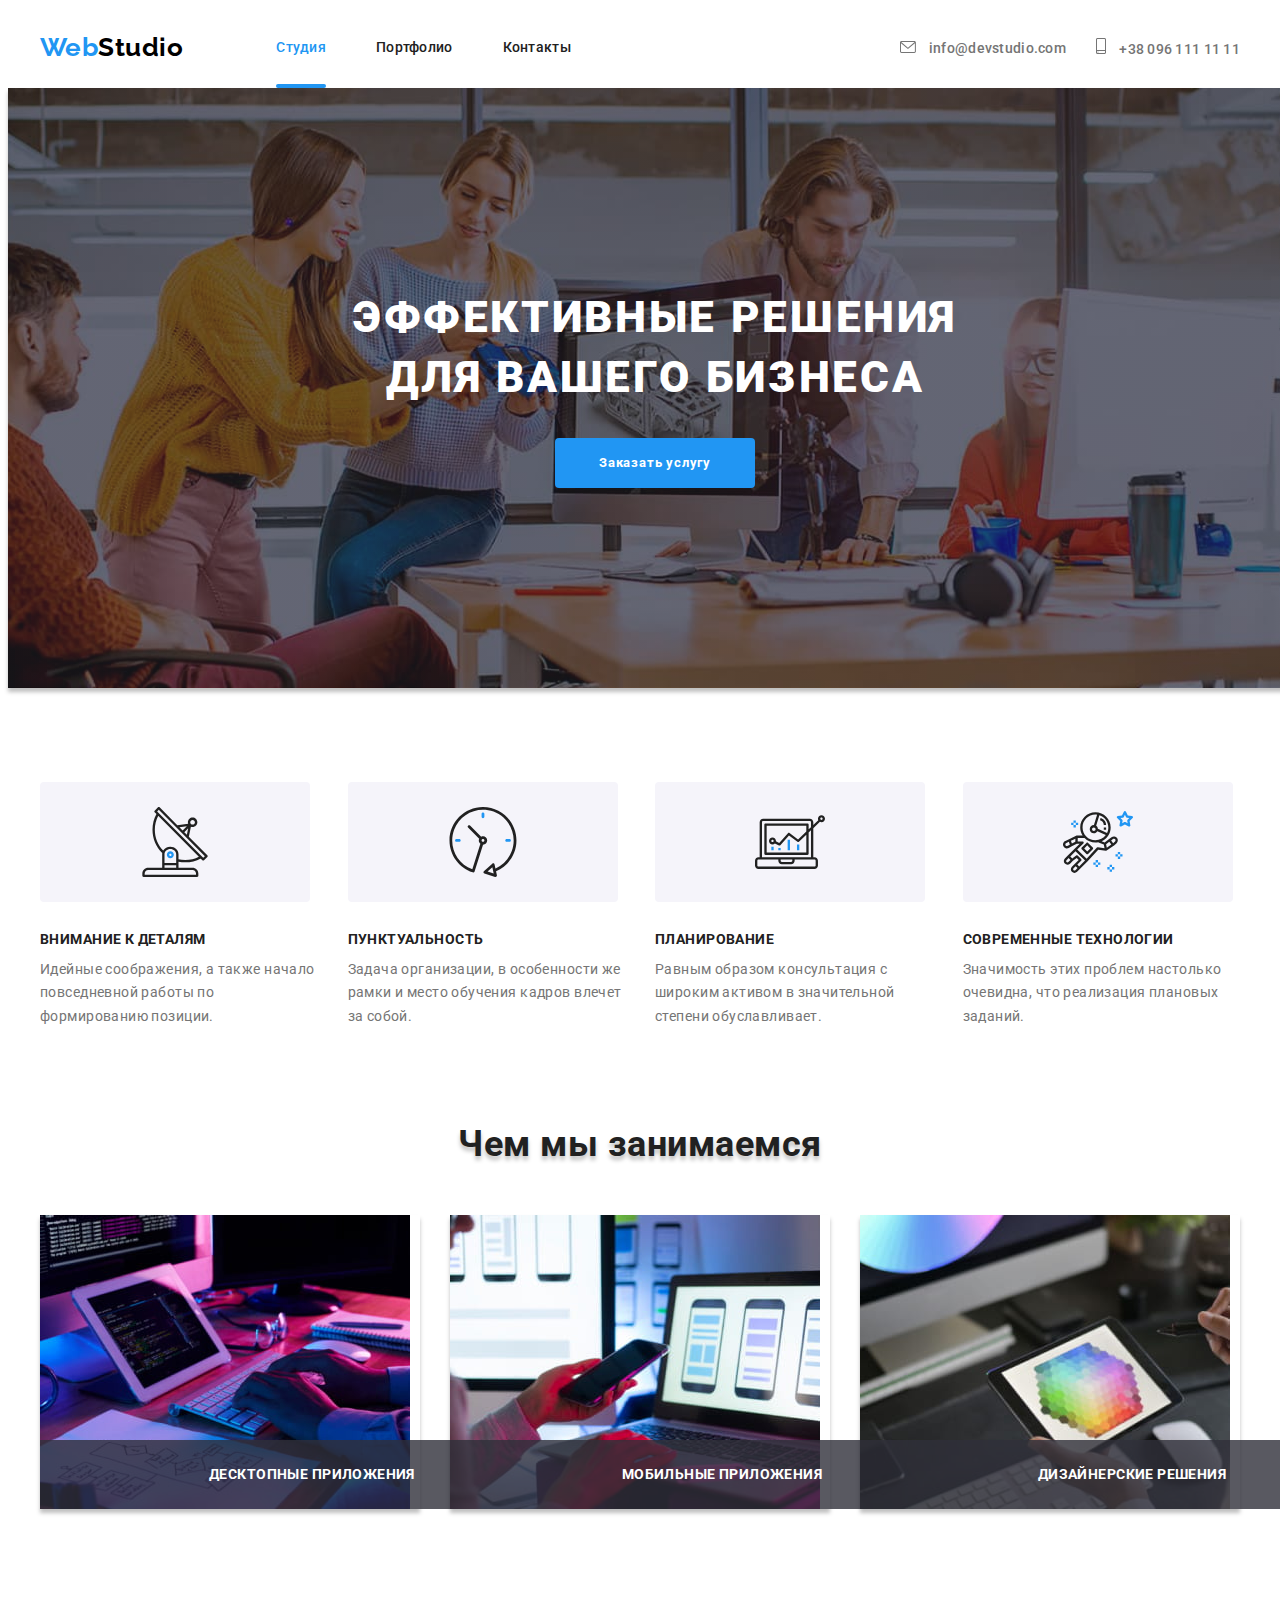
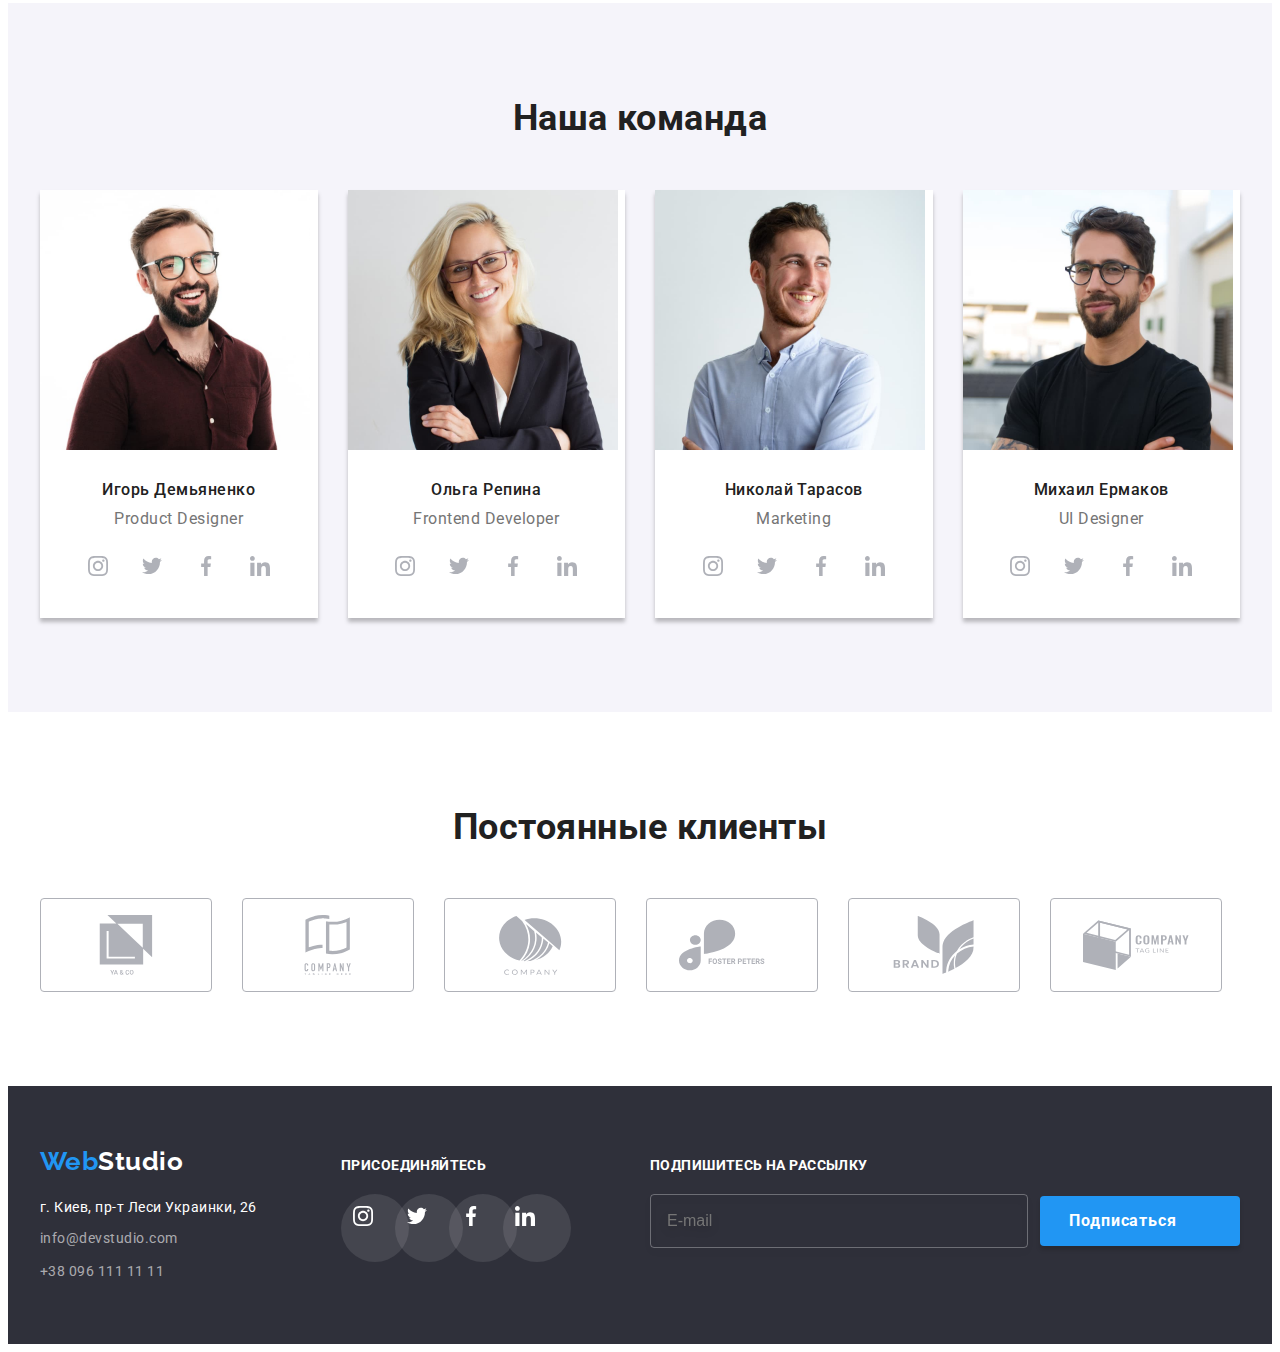
<file: index.html>
<!DOCTYPE html>
<html lang="ru">
  <head>
    <meta charset="UTF-8" />
    <meta http-equiv="X-UA-Compatible" content="IE=edge" />
    <meta name="viewport" content="width=device-width, initial-scale=1.0" />
    <title lang="uk">Студія</title>
    <link
      href="https://fonts.googleapis.com/css2?family=Raleway:wght@700&family=Roboto:wght@400;500;700;900&display=swap"
      rel="stylesheet"
    />
    <link
      rel="stylesheet"
      href="https://cdnjs.cloudflare.com/ajax/libs/modern-normalize/1.1.0/modern-normalize.min.css"
      integrity="sha512-wpPYUAdjBVSE4KJnH1VR1HeZfpl1ub8YT/NKx4PuQ5NmX2tKuGu6U/JRp5y+Y8XG2tV+wKQpNHVUX03MfMFn9Q=="
      crossorigin="anonymous"
      referrerpolicy="no-referrer"
    />
    <link rel="stylesheet" href="./css/styles.css" />
  </head>

  <body>
    <header class="page-header">
      <div class="container">
        <nav class="nav-header">
          <a href="./index.html" class="text-logo"><span>Web</span>Studio</a>
          <ul class="site-nav list">
            <li class="item"><a class="link current" href="./index.html">Студия</a></li>
            <li class="item"><a class="link" href="./portfolio.html">Портфолио</a></li>
            <li class="item"><a class="link" href="#Contacts">Контакты</a></li>
          </ul>
        </nav>
        <ul class="site-cont list">
          <li class="item">
            <a class="link-cont" href="mailto:info@devstudio.com">
              <svg class="icon-email">
                <use href="./images/icons.svg/sprite.svg#icon-mail"></use>
              </svg>
              info@devstudio.com
            </a>
          </li>
          <li class="item">
            <a class="link-cont" href="tel:+380961111111">
              <svg class="icon-phone">
                <use href="./images/icons.svg/sprite.svg#icon-phone"></use>
              </svg>
              +38 096 111 11 11
            </a>
          </li>
        </ul>
      </div>
    </header>
    <main>
      <div class="overlay">
        <section class="hero">
          <h1 class="hero-title">Эффективные решения для вашего бизнеса</h1>
          <button class="btn div" type="button" data-modal-open>Заказать услугу</button>
        </section>
      </div>
      <section class="section">
        <div class="container-portfolio">
          <h2 class="section-title visually-hidden" aria-hidden="true" tabindex="-1">
            Особенности
          </h2>
          <ul class="items list">
            <li class="item-text">
              <div class="icon-item">
                <svg class="icon">
                  <use href="./images/icons.svg/sprite.svg#icon-antenna"></use>
                </svg>
              </div>
              <h3 class="title-item">Внимание к деталям</h3>
              <p class="text">
                Идейные соображения, а также начало повседневной работы по формированию позиции.
              </p>
            </li>
            <li class="item-text">
              <div class="icon-item">
                <svg class="icon" width="70" height="70">
                  <use href="./images/icons.svg/sprite.svg#icon-clock"></use>
                </svg>
              </div>
              <h3 class="title-item">Пунктуальность</h3>
              <p class="text">
                Задача организации, в особенности же рамки и место обучения кадров влечет за собой.
              </p>
            </li>
            <li class="item-text">
              <div class="icon-item">
                <svg class="icon" width="70" height="70">
                  <use href="./images/icons.svg/sprite.svg#icon-diagram"></use>
                </svg>
              </div>
              <h3 class="title-item">Планирование</h3>
              <p class="text">
                Равным образом консультация с широким активом в значительной степени обуславливает.
              </p>
            </li>
            <li class="item-text">
              <div class="icon-item">
                <svg class="icon" width="70" height="70">
                  <use href="./images/icons.svg/sprite.svg#icon-astronaut"></use>
                </svg>
              </div>
              <h3 class="title-item">Современные технологии</h3>
              <p class="text">
                Значимость этих проблем настолько очевидна, что реализация плановых заданий.
              </p>
            </li>
          </ul>
        </div>
      </section>
      <section class="section no-padding">
        <div class="container-portfolio">
          <h2 class="section-title shadow">Чем мы занимаемся</h2>
          <ul class="items list">
            <li class="box">
              <img src="./images/box1.jpg" width="370" height="294" alt="Создание макета" />
              <p class="box-actions-text">Десктопные приложения</p>
            </li>
            <li class="box">
              <img src="./images/box2.jpg" width="370" height="294" alt="Разработка" />
              <!-- <div class="box-actions"> -->
              <p class="box-actions-text">Мобильные приложения</p>
              <!-- </div> -->
            </li>
            <li class="box">
              <img src="./images/box3.jpg" width="370" height="294" alt="Дизайн" />
              <!-- <div class="box-actions"> -->
              <p class="box-actions-text">Дизайнерские решения</p>
              <!-- </div> -->
            </li>
          </ul>
        </div>
      </section>
      <section class="section-team section">
        <div class="container-portfolio">
          <h2 class="section-title">Наша команда</h2>
          <ul class="team list">
            <li class="team-item">
              <div class="content">
                <img src="./images/img1.jpg" width="270" height="260" alt="Игорь Демьяненко" />
                <div class="content-text">
                  <h3 class="title-team">Игорь Демьяненко</h3>
                  <p class="text-team">Product Designer</p>
                  <ul class="social-list list">
                    <li class="social-item">
                      <a class="social-link" href="#">
                        <svg
                          class="social-icon"
                          width="20"
                          height="20"
                          aria-label="Перейти в Instagram"
                        >
                          <use href="./images/icons.svg/sprite.svg#icon-instagram"></use>
                        </svg>
                      </a>
                    </li>
                    <li class="social-item">
                      <a class="social-link" href="#">
                        <svg
                          class="social-icon"
                          width="20"
                          height="20"
                          aria-label="Перейти в Twitter"
                        >
                          <use href="./images/icons.svg/sprite.svg#icon-twitter1"></use>
                        </svg>
                      </a>
                    </li>
                    <li class="social-item">
                      <a class="social-link" href="#">
                        <svg
                          class="social-icon"
                          width="20"
                          height="20"
                          aria-label="Перейти в Facebook"
                        >
                          <use href="./images/icons.svg/sprite.svg#icon-facebook"></use>
                        </svg>
                      </a>
                    </li>
                    <li class="social-item">
                      <a class="social-link" href="#">
                        <svg
                          class="social-icon"
                          width="20"
                          height="20"
                          aria-label="Перейти в Linkedin"
                        >
                          <use href="./images/icons.svg/sprite.svg#icon-linkedin"></use>
                        </svg>
                      </a>
                    </li>
                  </ul>
                </div>
              </div>
            </li>
            <li class="team-item">
              <div class="content">
                <img src="./images/img2.jpg" width="270" height="260" alt="Ольга Репина" />
                <div class="content-text">
                  <h3 class="title-team">Ольга Репина</h3>
                  <p class="text-team">Frontend Developer</p>
                  <ul class="social-list list">
                    <li class="social-item">
                      <a class="social-link" href="#">
                        <svg
                          class="social-icon"
                          width="20"
                          height="20"
                          aria-label="Перейти в Instagram"
                        >
                          <use href="./images/icons.svg/sprite.svg#icon-instagram"></use>
                        </svg>
                      </a>
                    </li>
                    <li class="social-item">
                      <a class="social-link" href="#">
                        <svg
                          class="social-icon"
                          width="20"
                          height="20"
                          aria-label="Перейти в Twitter"
                        >
                          <use href="./images/icons.svg/sprite.svg#icon-twitter"></use>
                        </svg>
                      </a>
                    </li>
                    <li class="social-item">
                      <a class="social-link" href="#">
                        <svg
                          class="social-icon"
                          width="20"
                          height="20"
                          aria-label="Перейти в Facebook"
                        >
                          <use href="./images/icons.svg/sprite.svg#icon-facebook"></use>
                        </svg>
                      </a>
                    </li>
                    <li class="social-item">
                      <a class="social-link" href="#">
                        <svg
                          class="social-icon"
                          width="20"
                          height="20"
                          aria-label="Перейти в Linkedin"
                        >
                          <use href="./images/icons.svg/sprite.svg#icon-linkedin"></use>
                        </svg>
                      </a>
                    </li>
                  </ul>
                </div>
              </div>
            </li>
            <li class="team-item">
              <div class="content">
                <img src="./images/img3.jpg" width="270" height="260" alt="Николай Тарасов" />
                <div class="content-text">
                  <h3 class="title-team">Николай Тарасов</h3>
                  <p class="text-team">Marketing</p>
                  <ul class="social-list list">
                    <li class="social-item">
                      <a class="social-link" href="#">
                        <svg
                          class="social-icon"
                          width="20"
                          height="20"
                          aria-label="Перейти в Instagram"
                        >
                          <use href="./images/icons.svg/sprite.svg#icon-instagram"></use>
                        </svg>
                      </a>
                    </li>
                    <li class="social-item">
                      <a class="social-link" href="#">
                        <svg
                          class="social-icon"
                          width="20"
                          height="20"
                          aria-label="Перейти в Twitter"
                        >
                          <use href="./images/icons.svg/sprite.svg#icon-twitter"></use>
                        </svg>
                      </a>
                    </li>
                    <li class="social-item">
                      <a class="social-link" href="#">
                        <svg
                          class="social-icon"
                          width="20"
                          height="20"
                          aria-label="Перейти в Facebook"
                        >
                          <use href="./images/icons.svg/sprite.svg#icon-facebook"></use>
                        </svg>
                      </a>
                    </li>
                    <li class="social-item">
                      <a class="social-link" href="#">
                        <svg
                          class="social-icon"
                          width="20"
                          height="20"
                          aria-label="Перейти в Linkedin"
                        >
                          <use href="./images/icons.svg/sprite.svg#icon-linkedin"></use>
                        </svg>
                      </a>
                    </li>
                  </ul>
                </div>
              </div>
            </li>
            <li class="team-item">
              <div class="content">
                <img src="./images/img4.jpg" width="270" height="260" alt="Михаил Ермаков" />
                <div class="content-text">
                  <h3 class="title-team">Михаил Ермаков</h3>
                  <p class="text-team">UI Designer</p>
                  <ul class="social-list list">
                    <li class="social-item">
                      <a class="social-link" href="#">
                        <svg
                          class="social-icon"
                          width="20"
                          height="20"
                          aria-label="Перейти в Instagram"
                        >
                          <use href="./images/icons.svg/sprite.svg#icon-instagram"></use>
                        </svg>
                      </a>
                    </li>
                    <li class="social-item">
                      <a class="social-link" href="#">
                        <svg
                          class="social-icon"
                          width="20"
                          height="20"
                          aria-label="Перейти в Twitter"
                        >
                          <use href="./images/icons.svg/sprite.svg#icon-twitter"></use>
                        </svg>
                      </a>
                    </li>
                    <li class="social-item">
                      <a class="social-link" href="#">
                        <svg
                          class="social-icon"
                          width="20"
                          height="20"
                          aria-label="Перейти в Facebook"
                        >
                          <use href="./images/icons.svg/sprite.svg#icon-facebook"></use>
                        </svg>
                      </a>
                    </li>
                    <li class="social-item">
                      <a class="social-link" href="#">
                        <svg
                          class="social-icon"
                          width="20"
                          height="20"
                          aria-label="Перейти в Linkedin"
                        >
                          <use href="./images/icons.svg/sprite.svg#icon-linkedin"></use>
                        </svg>
                      </a>
                    </li>
                  </ul>
                </div>
              </div>
            </li>
          </ul>
        </div>
      </section>
      <section class="section">
        <h2 class="section-title">Постоянные клиенты</h2>
        <div class="container-portfolio">
          <ul class="client-list list">
            <li class="client-item">
              <a class="client-link" href="#">
                <svg class="icon-logo" width="106" height="60">
                  <use href="./images/icons.svg/sprite.svg#icon-group7"></use>
                </svg>
              </a>
            </li>
            <li class="client-item">
              <a class="client-link" href="#">
                <svg class="icon-logo" width="106" height="60">
                  <use href="./images/icons.svg/sprite.svg#icon-group1"></use>
                </svg>
              </a>
            </li>
            <li class="client-item">
              <a class="client-link" href="#">
                <svg class="icon-logo" width="106" height="60">
                  <use href="./images/icons.svg/sprite.svg#icon-group2"></use>
                </svg>
              </a>
            </li>
            <li class="client-item">
              <a class="client-link" href="#">
                <svg class="icon-logo" width="106" height="60">
                  <use href="./images/icons.svg/sprite.svg#icon-group3"></use>
                </svg>
              </a>
            </li>
            <li class="client-item">
              <a class="client-link" href="#">
                <svg class="icon-logo" width="106" height="60">
                  <use href="./images/icons.svg/sprite.svg#icon-group4"></use>
                </svg>
              </a>
            </li>
            <li class="client-item">
              <a class="client-link" href="#">
                <svg class="icon-logo" width="106" height="60">
                  <use href="./images/icons.svg/sprite.svg#icon-group6"></use>
                </svg>
              </a>
            </li>
          </ul>
        </div>
      </section>
    </main>
    <footer class="footer">
      <div class="container-footer">
        <div>
          <a class="footer-logo" href="./index.html"><span>Web</span>Studio</a>
          <address class="address">
            <p class="footer-text">г. Киев, пр-т Леси Украинки, 26</p>
            <ul class="footer-list">
              <li class="footer-item">
                <a class="footer-link" href="mailto:info@devstudio.com">info@devstudio.com</a>
              </li>
              <li class="footer-item">
                <a class="footer-link" href="tel:+380961111111">+38 096 111 11 11</a>
              </li>
            </ul>
          </address>
        </div>
        <div class="cta">
          <strong class="strong">присоединяйтесь</strong>
          <ul class="social-list list">
            <li class="social-item">
              <a class="social-link" href="#">
                <svg class="social-icon" width="20" height="20" aria-label="Перейти в Instagram">
                  <use href="./images/icons.svg/sprite.svg#icon-instagram2"></use>
                </svg>
              </a>
            </li>
            <li class="social-item">
              <a class="social-link" href="#">
                <svg class="social-icon" width="20" height="20" aria-label="Перейти в Twitter">
                  <use href="./images/icons.svg/sprite.svg#icon-twitter1"></use>
                </svg>
              </a>
            </li>
            <li class="social-item">
              <a class="social-link" href="#">
                <svg class="social-icon" width="20" height="20" aria-label="Перейти в Facebook">
                  <use href="./images/icons.svg/sprite.svg#icon-facebook3"></use>
                </svg>
              </a>
            </li>
            <li class="social-item">
              <a class="social-link" href="#">
                <svg
                  class="social-icon icon-footer"
                  width="20"
                  height="20"
                  aria-label="Перейти в Linkedin"
                >
                  <use href="./images/icons.svg/sprite.svg#icon-linkedin1"></use>
                </svg>
              </a>
            </li>
          </ul>
        </div>
        <div class="form-sud">
          <strong class="strong">подпишитесь на рассылку</strong>
          <form class="footer-form">
            <label class="footer-label" for="mail">
              <input
                class="footer-input"
                type="email"
                name="mail"
                id="mail"
                placeholder="E-mail"
                required
              />
            </label>
            <button class="footer-btn" type="submit">
              Подписаться
              <svg class="send-icon">
                <use href="./images/icons.svg/sprite2.svg#icon-icon-send"></use>
              </svg>
            </button>
          </form>
        </div>
      </div>
    </footer>

    <div class="bacdrop is-hidden" data-modal>
      <div class="modal">
        <button type="button" class="close-btn" data-modal-close>
          <svg class="close-icon">
            <use href="./images/icons.svg/sprite2.svg#icon-close-black-18dp-2-1-1"></use>
          </svg>
        </button>

        <form class="form" name="data-transfer" autocomplete="on">
          <strong class="form-title">Оставьте свои данные, мы вам перезвоним</strong>
          <div role="group" class="role-group">
            <label class="form-label" for="user-name">Имя</label>
            <div class="form-field">
              <svg class="icon-input">
                <use href="./images/icons.svg/sprite2.svg#icon-person-black-18dp"></use>
              </svg>
              <input
                class="form-input"
                type="text"
                name="user-name"
                id="user-name"
                minlength="2"
                placeholder=" "
                required
                autofocus
              />
            </div>
            <label class="form-label" for="user-tel">Телефон</label>
            <div class="form-field">
              <svg class="icon-input">
                <use href="./images/icons.svg/sprite2.svg#icon-phone-black-18dp"></use>
              </svg>
              <input
                class="form-input"
                type="tel"
                name="user-tel"
                id="user-tel"
                pattern="\+?[0-9\s\-\(\)]+"
                placeholder=" "
                required
              />
            </div>
            <label class="form-label" for="user-mail">Почта</label>
            <div class="form-field">
              <svg class="icon-input">
                <use href="./images/icons.svg/sprite2.svg#icon-email-black-18dp"></use>
              </svg>
              <input
                class="form-input"
                type="email"
                name="user-mail"
                id="user-mail"
                placeholder=" "
                required
              />
            </div>
            <label class="form-label" for="comment">Комментарий</label>
            <textarea
              class="form-comment"
              name="comment"
              id="comment"
              rows="3"
              placeholder="Введите текст"
            ></textarea>
          </div>
          <label class="form-agreement" for="policy">
            <input
              class="checkbox visually-hidden"
              type="checkbox"
              name="policy"
              id="policy"
              required
            />
            Соглашаюсь с рассылкой и принимаю &nbsp;
            <a class="form-link" href="">Условия договора</a>
            <svg class="icon-input-check">
              <use href="./images/icons.svg/sprite2.svg#icon-Vector-1"></use>
            </svg>
            <svg class="icon-input-checked">
              <use href="./images/icons.svg/sprite2.svg#icon-icon-check"></use>
            </svg>
          </label>
          <button class="form-btn" type="submit">Отправить</button>
        </form>
      </div>
    </div>
    <script src="./js/modal.js"></script>
  </body>
</html>
</file>
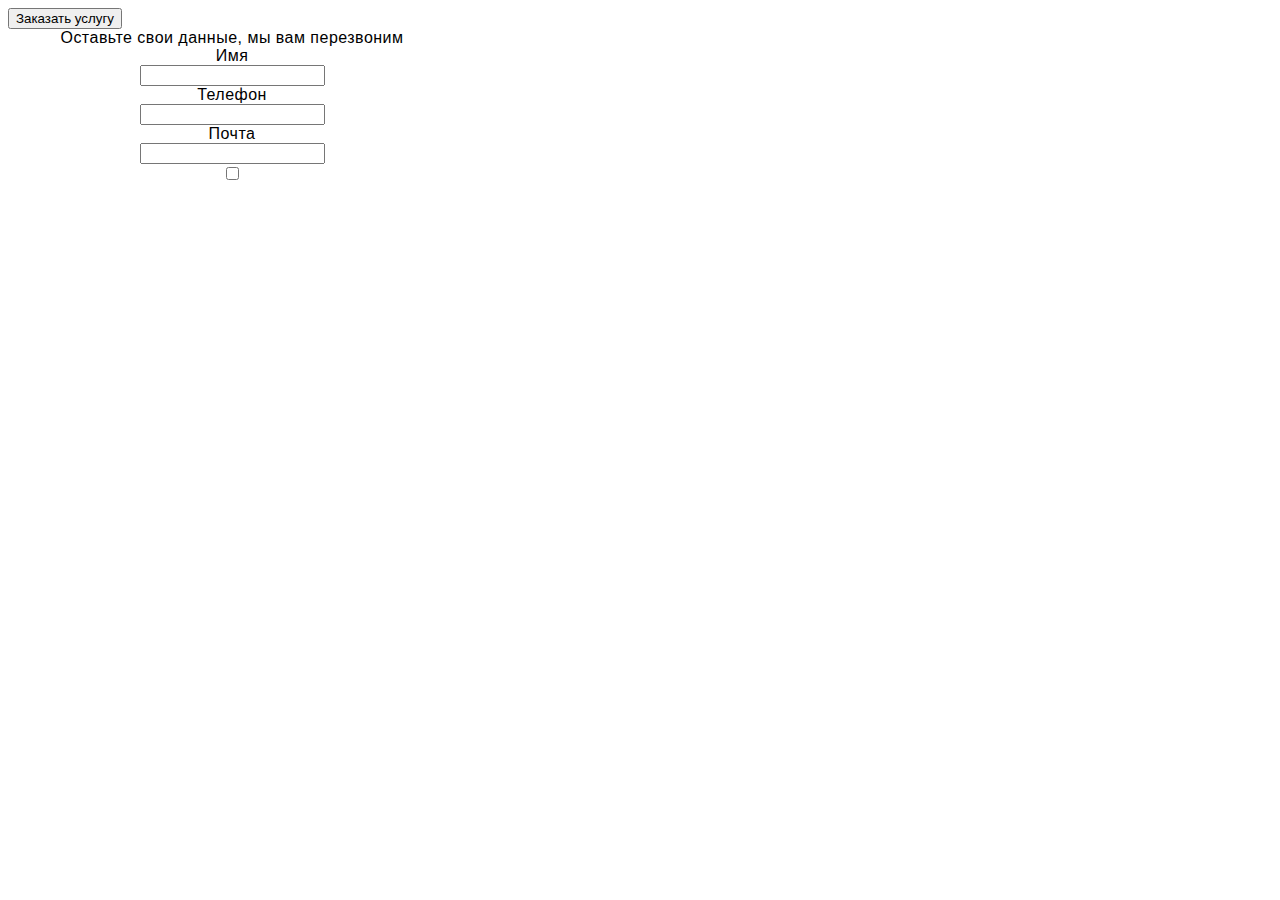
<file: modal.html>
<!DOCTYPE html>
<html lang="en">
  <head>
    <meta charset="UTF-8" />
    <meta http-equiv="X-UA-Compatible" content="IE=edge" />
    <meta name="viewport" content="width=device-width, initial-scale=1.0" />
    <title>Модальное окно</title>
    <link rel="stylesheet" href="./css/styles.css" />
  </head>
  <body>
    <!-- <a href="/index.html">Назад на главную</a> -->

    <button data-modal-open>Заказать услугу</button>

    <p></p>

    <div class="bacdrop is-hidden" data-modal>
      <div class="modal">
        <button type="button" data-modal-close>Закрыть окно</button>
      </div>
    </div>

    <form class="form" name="data-transfer" autocomplete="on"
    
      <h2>Оставьте свои данные, мы вам перезвоним</h2>
      
        <label for="name">Имя</label>
        <input type="text" name="name" id="name" />
        <label for="lel">Телефон</label>
        <input type="tel" name="tel" id="tel" />
        <label for="mail">Почта</label>
        <input type="email" name="mail" id="mail" />

        <input type="checkbox" />
  </form>
    <script src="./js/modal.js"></script>
  </body>
</html>
</file>
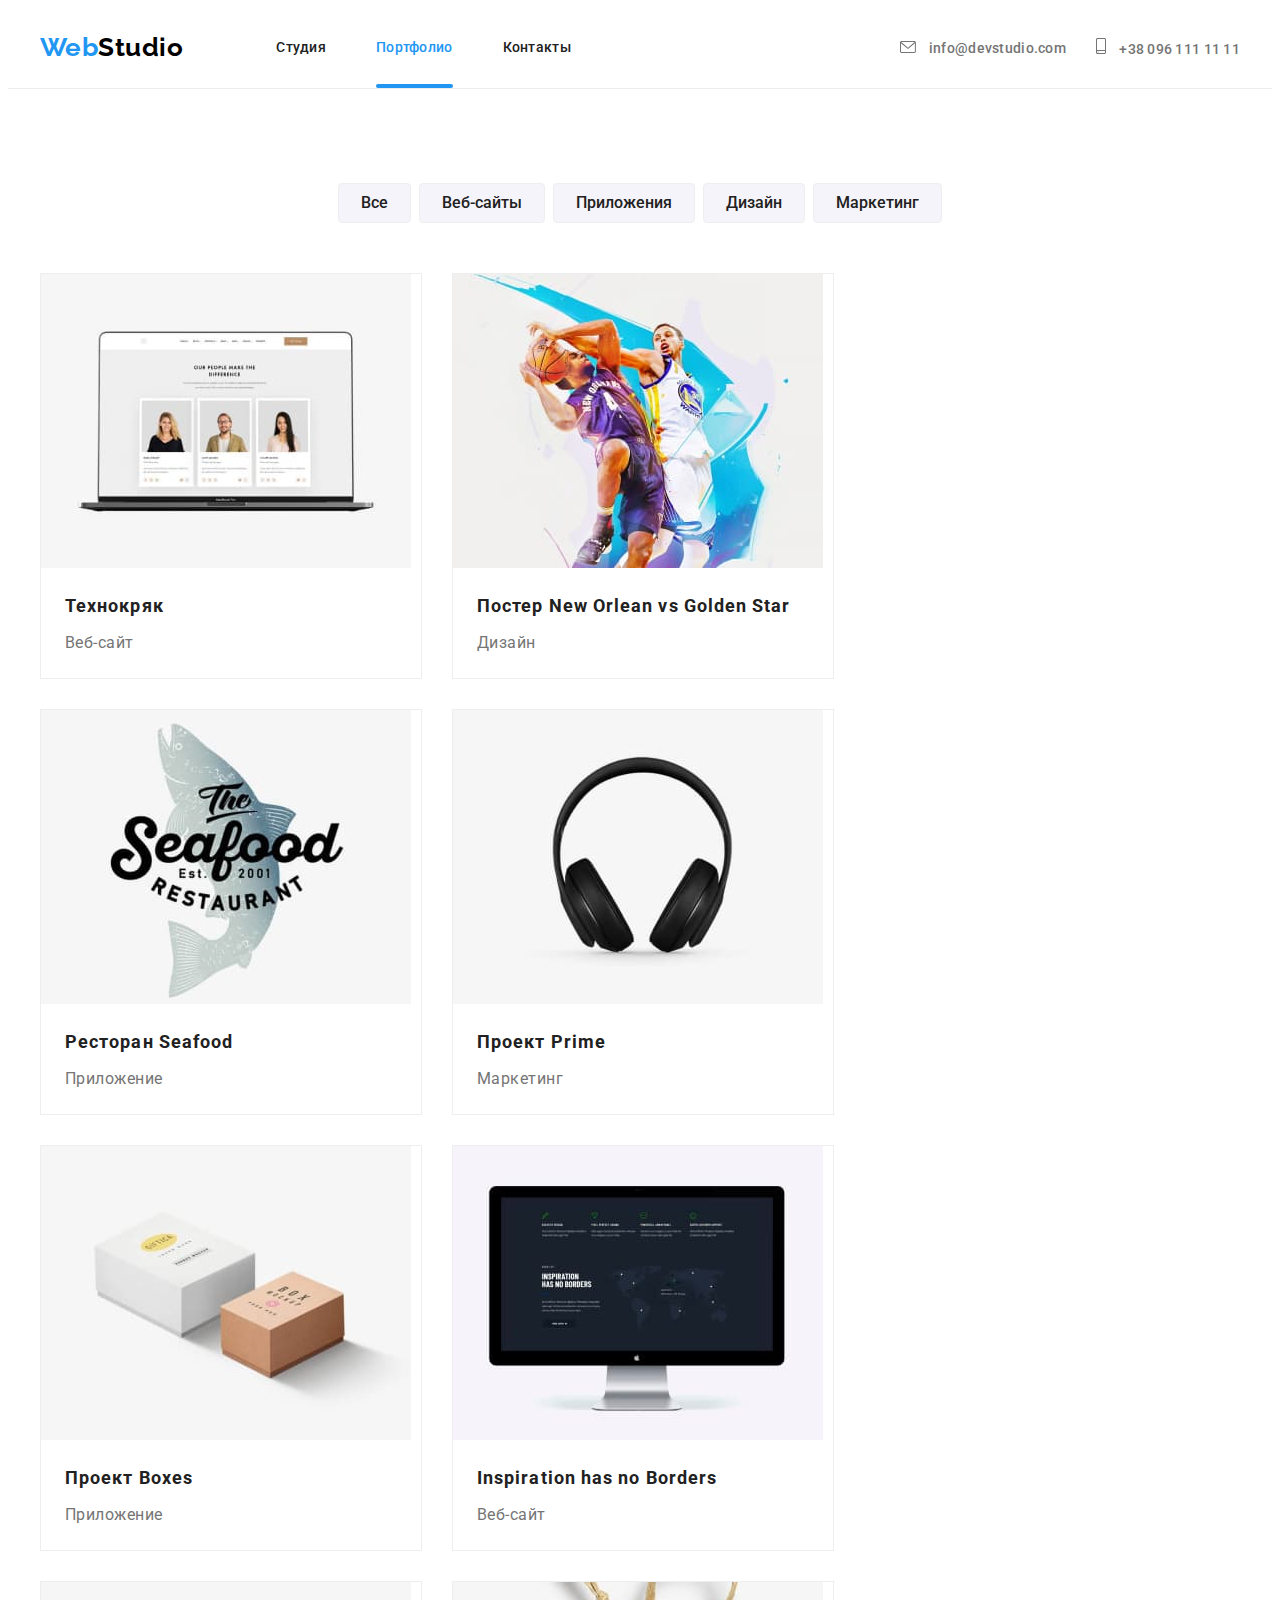
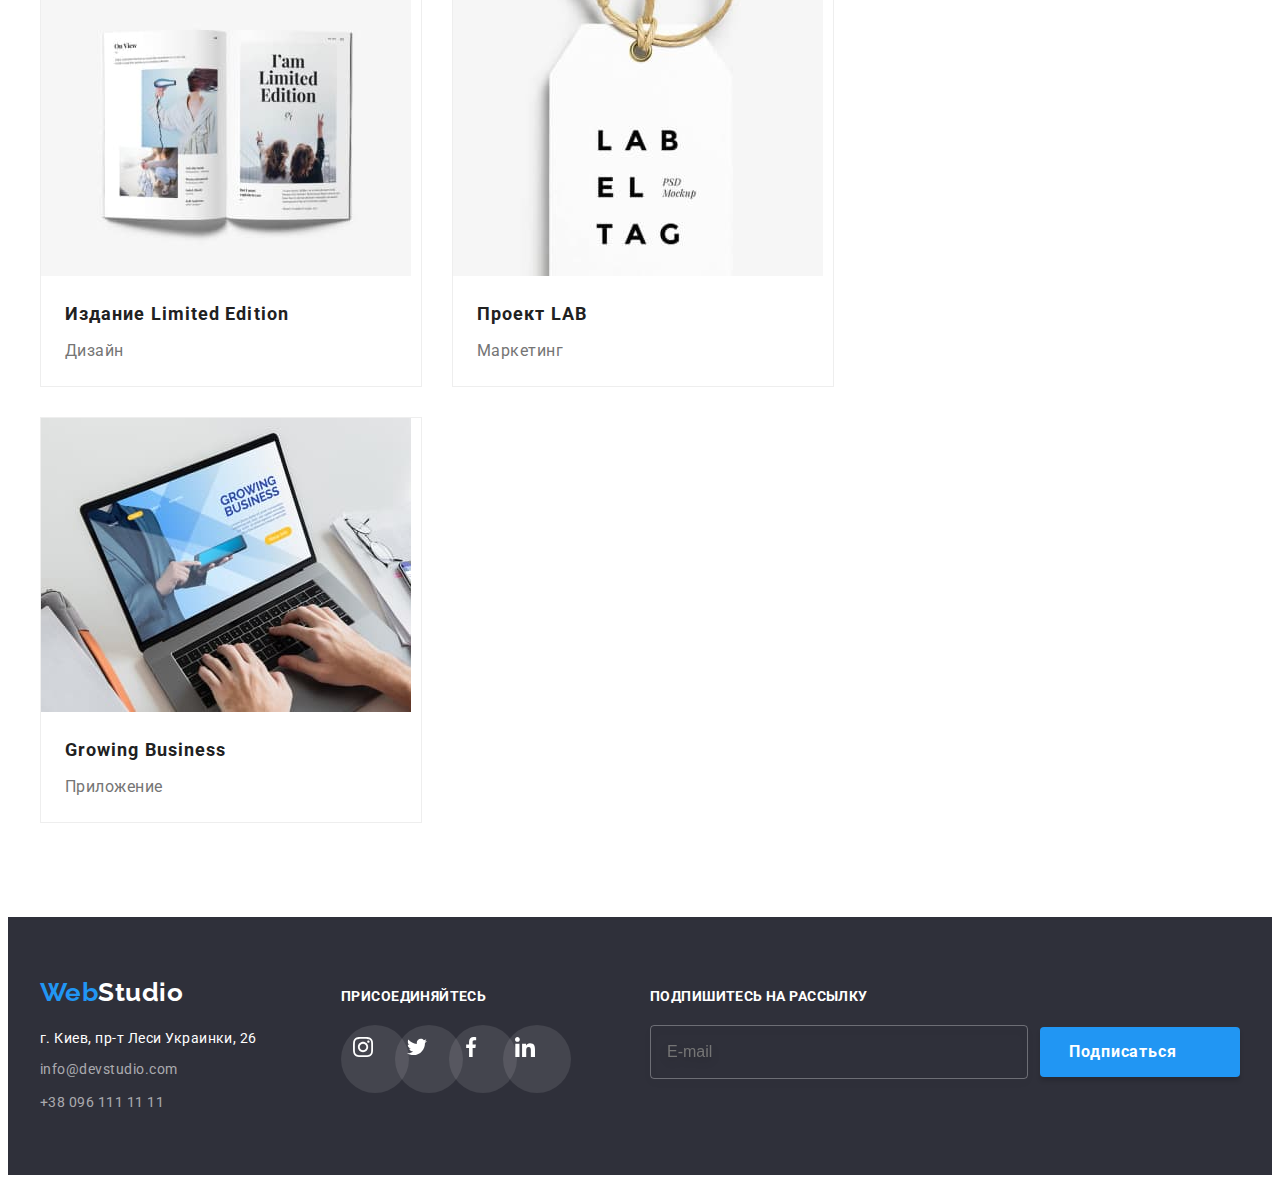
<file: portfolio.html>
<!DOCTYPE html>
<html lang="ru">
  <head>
    <meta charset="UTF-8" />
    <meta http-equiv="X-UA-Compatible" content="IE=edge" />
    <meta name="viewport" content="width=device-width, initial-scale=1.0" />
    <title lang="uk">Портфоліо</title>
    <link
      href="https://fonts.googleapis.com/css2?family=Raleway:wght@700&family=Roboto:wght@400;500;700;900&display=swap"
      rel="stylesheet"
    />
    <link
      rel="stylesheet"
      href="https://cdnjs.cloudflare.com/ajax/libs/modern-normalize/1.1.0/modern-normalize.min.css"
      integrity="sha512-wpPYUAdjBVSE4KJnH1VR1HeZfpl1ub8YT/NKx4PuQ5NmX2tKuGu6U/JRp5y+Y8XG2tV+wKQpNHVUX03MfMFn9Q=="
      crossorigin="anonymous"
      referrerpolicy="no-referrer"
    />
    <link rel="stylesheet" href="./css/styles.css" />
  </head>
  <body>
    <header class="page-header-portfolio">
      <div class="container">
        <nav class="nav-header">
          <a href="./index.html" class="text-logo"><span>Web</span>Studio</a>
          <ul class="site-nav list">
            <li class="item"><a class="link" href="./index.html">Студия</a></li>
            <li class="item"><a class="link current" href="./portfolio.html">Портфолио</a></li>
            <li class="item"><a class="link" href="#Contacts">Контакты</a></li>
          </ul>
        </nav>
        <ul class="site-cont list">
          <li class="item">
            <a class="link-cont" href="mailto:info@devstudio.com">
              <svg class="icon-email">
                <use href="./images/icons.svg/sprite.svg#icon-mail"></use>
              </svg>
              info@devstudio.com
            </a>
          </li>
          <li class="item">
            <a class="link-cont" href="tel:+380961111111">
              <svg class="icon-phone">
                <use href="./images/icons.svg/sprite.svg#icon-phone"></use>
              </svg>
              +38 096 111 11 11
            </a>
          </li>
        </ul>
      </div>
    </header>
    <main>
      <section class="portfolio section">
        <h1 class="visually-hidden" aria-hidden="true" tabindex="-1">Портфолио</h1>
        <nav class="nav-filter">
          <ul class="filter">
            <li class="item"><button class="button" type="button">Все</button></li>
            <li class="item"><button class="button" type="button">Веб-сайты</button></li>
            <li class="item"><button class="button" type="button">Приложения</button></li>
            <li class="item"><button class="button" type="button">Дизайн</button></li>
            <li class="item"><button class="button" type="button">Маркетинг</button></li>
          </ul>
        </nav>
        <div class="container-portfolio">
          <ul class="card-set">
            <li class="item-card">
              <a href="" class="card-link">
                <article class="card">
                  <div class="card-thumb">
                    <img src="./images/img5.jpg" width="370" height="294" alt="Веб-сайт" />

                    <div class="card-overlay">
                      <div class="card-absolute">
                        <p class="card-overlay-text">
                          Ресурс предлагает комплексные предложения с разным уровнем функционала и
                          сервисов. Все это позволит посетителю получить исчерпывающие сведения о
                          компании или частном лице.
                        </p>
                      </div>
                    </div>
                  </div>
                </article>
              </a>
              <div class="card-content">
                <h2 class="card-heading">Технокряк</h2>
                <p class="card-text">Веб-сайт</p>
              </div>
            </li>
            <li class="item-card">
              <a href="" class="card-link"></a>
                <article class="card">
                  <div class="card-thumb">
                    <img src="./images/img6.jpg" width="370" height="294" alt="Постер" />
                    
                    <div class="card-overlay">
                      <div class="card-absolute">
                        <p class="card-overlay-text">
                        Ресурс предлагает комплексные предложения с разным уровнем функционала и
                        сервисов. Все это позволит посетителю получить исчерпывающие сведения о
                        компании или частном лице.
                        </p>
                      </div>
                    </div>
                </article>
              </a>
              <div class="card-content">
                <h2 class="card-heading">Постер New Orlean vs Golden Star</h2>
                <p class="card-text">Дизайн</p>
              </div>
            </li>
            <li class="item-card">
              <a href="" class="card-link">
                <article class="card">
                  <div class="card-thumb">
                    <img
                      src="./images/img7.jpg"
                      width="370"
                      height="294"
                      alt="Логотип ресторана Seafood"
                    />
                    <div class="card-overlay">
                      <div class="card-absolute">
                        <p class="card-overlay-text">
                        Ресурс предлагает комплексные предложения с разным уровнем функционала и
                        сервисов. Все это позволит посетителю получить исчерпывающие сведения о
                        компании или частном лице.
                        </p>
                      </div>
                    </div>
                  </div>
                </article>
              </a>
              <div class="card-content">
                <h2 class="card-heading">Ресторан Seafood</h2>
                <p class="card-text">Приложение</p>
              </div>
            </li>
            <li class="item-card">
              <a href="" class="card-link">
                <article class="card">
                  <div class="card-thumb">
                    <img src="./images/img8.jpg" width="370" height="294" alt="Наушники" />
                    <div class="card-overlay">
                      <div class="card-absolute">
                        <p class="card-overlay-text">
                        Ресурс предлагает комплексные предложения с разным уровнем функционала и
                        сервисов. Все это позволит посетителю получить исчерпывающие сведения о
                        компании или частном лице.
                        </p>
                      </div>
                    </div>
                </div>
              </article>
              </a>
              <div class="card-content">
                <h2 class="card-heading">Проект Prime</h2>
                <p class="card-text">Маркетинг</p>
              </div>
            </li>
            <li class="item-card">
              <a href="" class="card-link">
                <article class="card">
                    <div class="card-thumb">
                      <img src="./images/img9.jpg" width="370" height="294" alt="Упаковка боксы" />
                      <div class="card-overlay">
                        <div class="card-absolute">
                          <p class="card-overlay-text">
                            Ресурс предлагает комплексные предложения с разным уровнем функционала и
                            сервисов. Все это позволит посетителю получить исчерпывающие сведения о
                            компании или частном лице.
                          </p>
                        </div>
                      </div>
                    </div>
                </article>
              </a>
              <div class="card-content">
                <h2 class="card-heading">Проект Boxes</h2>
                <p class="card-text">Приложение</p>
              </div>
            </li>
            <li class="item-card">
              <a href="" class="card-link">
                <article class="card">
                  <div class="card-thumb">
                    <img src="./images/img10.jpg" width="370" height="294" alt="Компьютер" />
                    <div class="card-overlay">
                      <div class="card-absolute">
                        <p class="card-overlay-text">
                          Ресурс предлагает комплексные предложения с разным уровнем функционала и
                          сервисов. Все это позволит посетителю получить исчерпывающие сведения о
                          компании или частном лице.
                        </p>
                      </div>
                    </div>
                  </div>
                </article>
              </a>
              <div class="card-content">
                <h2 class="card-heading">Inspiration has no Borders</h2>
                <p class="card-text">Веб-сайт</p>
              </div>
            </li>
            <li class="item-card">
              <a href="" class="card-link">
                <article class="card">
                  <div class="card-thumb">
                    <img src="./images/img11.jpg" width="370" height="294" alt="Журнал" />
                    <div class="card-overlay">
                      <div class="card-absolute">
                        <p class="card-overlay-text">
                          Ресурс предлагает комплексные предложения с разным уровнем функционала и
                          сервисов. Все это позволит посетителю получить исчерпывающие сведения о
                          компании или частном лице.
                        </p>
                      </div>
                    </div>
                  </div>
                </article>
              </a>
              <div class="card-content">
                <h2 class="card-heading">Издание Limited Edition</h2>
                <p class="card-text">Дизайн</p>
              </div>
            </li>
            <li class="item-card">
              <a href="" class="card-link">
                <article class="card">
                  <div class="card-thumb">
                    <img src="./images/img12.jpg" width="370" height="294" alt="Лейбл" />
                    <div class="card-overlay">
                      <div class="card-absolute">
                        <p class="card-overlay-text">
                          Ресурс предлагает комплексные предложения с разным уровнем функционала и
                          сервисов. Все это позволит посетителю получить исчерпывающие сведения о
                          компании или частном лице.
                        </p>
                      </div>
                    </div>
                  </div>
                </article>
              </a>
              <div class="card-content">
                <h2 class="card-heading">Проект LAB</h2>
                <p class="card-text">Маркетинг</p>
              </div>
            </li>
            <li class="item-card">
              <a href="" class="card-link">
                <article class="card">
                  <div class="card-thumb">
                    <img src="./images/img13.jpg" width="370" height="294" alt="Ноутбук" />
                    <div class="card-overlay">
                      <div class="card-absolute">
                        <p class="card-overlay-text">
                          Ресурс предлагает комплексные предложения с разным уровнем функционала и
                          сервисов. Все это позволит посетителю получить исчерпывающие сведения о
                          компании или частном лице.
                        </p>
                      </div>
                    </div>
                  </div>
                </article>
              </a>
              <div class="card-content">
                <h2 class="card-heading">Growing Business</h2>
                <p class="card-text">Приложение</p>
              </div>
            </li>
          </ul>
        </div>
      </section>
    </main>
    <footer class="footer">
      <div class="container-footer">
        <div>
          <a class="footer-logo" href="./index.html"><span>Web</span>Studio</a>
          <address class="address">
            <p class="footer-text">г. Киев, пр-т Леси Украинки, 26</p>
            <ul class="footer-list">
              <li class="footer-item">
                <a class="footer-link" href="mailto:info@devstudio.com">info@devstudio.com</a>
              </li>
              <li class="footer-item">
                <a class="footer-link" href="tel:+380961111111">+38 096 111 11 11</a>
              </li>
            </ul>
          </address>
        </div>
        <div class="cta">
          <strong class="strong">присоединяйтесь</strong>
          <ul class="social-list list">
            <li class="social-item">
              <a class="social-link" href="#">
                <svg class="social-icon" width="20" height="20" aria-label="Перейти в Instagram">
                  <use href="./images/icons.svg/sprite.svg#icon-instagram2"></use>
                </svg>
              </a>
            </li>
            <li class="social-item">
              <a class="social-link current-link" href="#">
                <svg class="social-icon" width="20" height="20" aria-label="Перейти в Twitter">
                  <use href="./images/icons.svg/sprite.svg#icon-twitter1"></use>
                </svg>
              </a>
            </li>
            <li class="social-item">
              <a class="social-link" href="#">
                <svg class="social-icon" width="20" height="20" aria-label="Перейти в Facebook">
                  <use href="./images/icons.svg/sprite.svg#icon-facebook3"></use>
                </svg>
              </a>
            </li>
            <li class="social-item">
              <a class="social-link" href="#">
                <svg
                  class="social-icon icon-footer"
                  width="20"
                  height="20"
                  aria-label="Перейти в Linkedin"
                >
                  <use href="./images/icons.svg/sprite.svg#icon-linkedin1"></use>
                </svg>
              </a>
            </li>
          </ul>
        </div>
        <div class="form-sud">
          <strong class="strong">подпишитесь на рассылку</strong>
          <form class="footer-form">
            <label class="footer-label" for="mail">
              <input
                class="footer-input"
                type="email"
                name="mail"
                id="mail"
                placeholder="E-mail"
                required
              />
            </label>
            <button class="footer-btn" type="submit">
              Подписаться
              <svg class="send-icon">
                <use href="./images/icons.svg/sprite2.svg#icon-icon-send"></use>
              </svg>
            </button>
          </form>
        </div>
      </div>
    </footer>
    <script src="./js/modal.js"></script>
  </body>
</html>
</file>
<file: css/styles.css>
:root {
  --primary-text-color: #757575;
  --title-text-color: #212121;
  --accent-text-color: #2196f3;
  --primary-bg-color: #ffffff;
  --hero-bg-color: #2f303a;
  --team-bg-color: #f5f4fa;
  --btn-bg-color: #f5f4fa;
  --footer-link-color: rgba(255, 255, 255, 0.6);
  --btn-hover-color: #188ce8;
  --text-logo-color: #000000;
  --text-shadow-color: 0px 4px 4px rgba(0, 0, 0, 0.25);
  --social-icon-color: #afb1b8;
  --card-set-gap: 30px;
}

body {
  background-color: var(--primary-bg-color);
  font-family: Roboto, sans-serif;
  font-size: 16px;
  letter-spacing: 0.03em;
}

.list {
  padding: 0;
  margin: 0;
}

.list,
.filter,
.images,
.footer-list {
  list-style: none;
}

h1,
h2,
h3,
h4,
h5,
h6,
p {
  margin: 0;
}

img {
  display: block;
  max-width: 100%;
  height: auto;
}

.link {
  text-decoration: none;
  color: inherit;
}
.visually-hidden {
  position: absolute;
  white-space: nowrap;
  width: 1px;
  height: 1px;
  overflow: hidden;
  border: 0;
  padding: 0;
  clip: rect(0 0 0 0);
  clip-path: inset(50%);
  margin: -1px;
}

/* Header */
.page-header-portfolio {
  border-bottom: 1px solid #ececec;
}
.nav-header,
.nav-filter {
  display: flex;
}

.container {
  display: flex;
  align-items: center;
  margin: 0 auto;
  max-width: 1200px;
  width: 100%;
  padding: 0px 15px;
}

.site-nav {
  display: flex;
  align-items: center;
  margin-left: 93px;
}

.site-nav .item + .item {
  margin-left: 50px;
}

.site-nav .link,
.site-cont .link-cont {
  display: fleх;
  justify-content: center;
  align-items: center;
  padding-top: 16px;
  padding-bottom: 16px;

  transition: color 250ms cubic-bezier(0.4, 0, 0.2, 1);
}

.site-nav .current {
  position: relative;
  color: var(--accent-text-color);
}

.site-nav .current::after {
  position: absolute;
  display: block;
  content: '';
  bottom: -16px;

  width: 100%;
  height: 4px;
  background-color: var(--accent-text-color);
  border-radius: 2px;
}

.icon-email,
.icon-phone {
  fill: rgba(117, 117, 117, 1);
  border: rgba(0, 0, 0, 1);
  margin-right: 10px;

  transition: fill 250ms cubic-bezier(0.4, 0, 0.2, 1);
}

.icon-email {
  width: 16px;
  height: 12px;
}

.icon-phone {
  width: 10px;
  height: 16px;
  margin-left: 30px;
}

.link-cont:hover .icon-email,
.link-cont:hover .icon-phone,
.link-cont:focus .icon-email,
.link-cont:focus .icon-phone,
.link-cont:active .icon-email,
.link-cont:active .icon-phone {
  fill: var(--accent-text-color);
}

.site-cont {
  display: flex;
  margin-left: auto;
}

/* Logo */
.text-logo {
  display: block;
  max-width: 145px;
  width: 100%;
  padding-top: 24px;
  padding-bottom: 25px;
  color: var(--text-logo-color);
}

.text-logo,
.footer-logo {
  font-family: Raleway;
  font-weight: 700;
  font-size: 26px;
  line-height: 1.19;
  text-decoration: none;
}
/* Site nav */
.link {
  display: inline-block;
  color: var(--title-text-color);
}

.link-cont {
  color: var(--primary-text-color);
}

span,
.site-nav .link:hover,
.site-nav .link:focus,
.site-cont .link-cont:hover,
.site-cont .link-cont:focus,
.current,
.footer-link:hover,
.footer-link:focus {
  color: var(--accent-text-color);
}

.link,
.link-cont {
  font-weight: 500;
  font-size: 14px;
  line-height: 1.14;
  letter-spacing: 0.02em;
  text-decoration: none;
}
/* Hero */
.hero {
  display: block;
  width: 100%;
  padding: 200px 15px;
  background-color: #c4c4c4;
  background-image: linear-gradient(to right, rgba(47, 48, 58, 0.4), rgba(47, 48, 58, 0.4)),
    url(../images/Img14.jpg);
  background-repeat: no-repeat;
  background-position: center;
  background-size: cover;
  box-shadow: var(--text-shadow-color);

  text-align: center;
}

.hero-title {
  max-width: 696px;
  margin: 0 auto 30px;
  color: var(--primary-bg-color);
  font-weight: 900;
  font-size: 44px;
  line-height: 1.36;
  letter-spacing: 0.06em;
  text-transform: uppercase;
}

.btn {
  display: inline-block;
  min-width: 200px;
  min-height: 50px;
  padding: 10px 32px;
  border: 1px solid transparent;
  border-radius: 4px;
  color: var(--primary-bg-color);
  background-color: var(--accent-text-color);
  font-family: inherit;
  font-weight: 700;
  line-height: 1.88;
  letter-spacing: 0.06em;
  align-items: center;
  text-align: center;
  cursor: pointer;
  transition: background-color 250ms cubic-bezier(0.4, 0, 0.2, 1);
}

.btn:hover,
.btn:focus {
  background-color: var(--btn-hover-color);
}

.section {
  padding-top: 94px;
  padding-bottom: 94px;
}

.section.no-padding {
  padding-top: 0;
  padding-bottom: 94px;
}

.section-title {
  color: var(--title-text-color);
  margin-top: 0;
  margin-bottom: 50px;
  text-align: center;
  font-weight: 700;
  font-size: 36px;
  line-height: 1.17;
  text-align: center;
}

.shadow {
  text-shadow: var(--text-shadow-color);
}

.items,
.team,
.social-list {
  display: flex;
  flex-wrap: wrap;
}

.item-text,
.team-item {
  width: calc((100% - 90px) / 4);
  margin-right: 30px;
  align-items: center;
}

.item-text:nth-child(4n),
.team-item:nth-child(4n) {
  margin-right: 0;
}

.icon-item {
  display: flex;
  align-items: center;
  justify-content: center;
  width: 270px;
  height: 120px;

  background: var(--btn-bg-color);
  background-position: center;
  border-radius: 4px;
  margin-bottom: 30px;
}

.icon {
  width: 70px;
  height: 70px;
}

.box {
  position: relative;

  width: calc((100% - 60px) / 3);
  margin-right: 30px;
  align-items: center;

  box-shadow: 0px 4px 4px 0px rgba(0, 0, 0, 0.25);
}

.box:nth-child(3n) {
  margin-right: 0;
}

.box-actions-text {
  position: absolute;
  display: block;
  width: 100%;

  padding: 27px 82px;
  margin: 0;
  bottom: 0;

  font-family: Roboto;
  font-weight: 700;
  font-size: 14px;
  line-height: 1.14;
  color: var(--primary-bg-color);
  background-color: rgba(47, 48, 58, 0.8);

  letter-spacing: 0.03em;
  text-transform: uppercase;
  text-align: center;
}

.title-item {
  margin-top: 0;
  margin-bottom: 10px;
  color: var(--title-text-color);
  font-family: Roboto, sans-serif;
  font-weight: 700;
  font-size: 14px;
  line-height: 1.14;
  text-transform: uppercase;
  letter-spacing: 0.03em;
}

.text {
  margin-top: 0;
  margin-bottom: 0;
  color: var(--primary-text-color);
  font-family: Roboto, sans-serif;
  font-size: 14px;
  font-weight: 400;
  line-height: 1.71;
  letter-spacing: 0.03em;
}

.section-team {
  background-color: var(--team-bg-color);
}

.team-item {
  background-color: var(--primary-bg-color);
  box-shadow: 0px 4px 4px 0px rgba(0, 0, 0, 0.25);
}

.content-text {
  padding: 30px 0;
}

.title-team {
  margin-bottom: 10px;
  color: var(--title-text-color);
  font-family: Roboto, sans-serif;
  font-size: 16px;
  font-weight: 500;
  line-height: 1.19;
  text-align: center;
}

.text-team {
  margin-top: 0;
  margin-bottom: 0;
  color: var(--primary-text-color);
  font-weight: 400;
  line-height: 1.19;
  text-align: center;
  margin-bottom: 16px;
}

.social-list {
  justify-content: center;
}

.social-item {
  width: 44px;
  height: 44px;
  margin-right: 10px;
}

.social-item:nth-child(4) {
  margin-right: 0;
}

.social-link {
  display: block;
  width: 100%;
  height: 100%;
  border-radius: 50%;
  border: inherit;
  color: var(--social-icon-color);
  background: var(--primary-bg-color);
  padding: 12px;

  transition: background-color 250ms cubic-bezier(0.4, 0, 0.2, 1),
    color 250ms cubic-bezier(0.4, 0, 0.2, 1);
}

.social-icon {
  width: 20px;
  height: 20px;
  fill: currentColor;
}

.social-link:hover,
.social-link:focus {
  color: var(--primary-bg-color);
  background-color: var(--accent-text-color);
}

.client-list {
  display: flex;
}

.client-item {
  display: flex;
  align-items: center;
  justify-content: center;
  margin-left: 30px;
}

.client-item:nth-child(1) {
  margin-left: 0px;
}

.client-link {
  display: flex;
  align-items: center;
  justify-content: center;
  width: 170px;
  height: 92px;
  border: 1px solid var(--social-icon-color);
  border-radius: 4px;
  fill: var(--social-icon-color);
  transition: border-color 250ms cubic-bezier(0.4, 0, 0.2, 1), background-color,
    250ms cubic-bezier(0.4, 0, 0.2, 1);
}

.client-link:hover,
.client-link:focus {
  fill: var(--accent-text-color);
  border: 1px solid var(--accent-text-color);
  color: var(--accent-text-color);
}

.footer {
  background-color: var(--hero-bg-color);
  padding-top: 60px;
  padding-bottom: 60px;
}

.container-footer {
  display: flex;
  align-items: baseline;
  margin: 0 auto;
  max-width: 1200px;
  width: 100%;
  padding: 0px 15px;
}

.footer-logo,
.footer-text {
  color: var(--primary-bg-color);
}

.footer-logo {
  max-width: 145px;
  width: 100%;
}

.address {
  width: 231px;
  margin-top: 20px;
}

.footer-text,
.footer-link {
  font-style: normal;
  font-size: 14px;
}

.footer-list {
  margin: 0 auto;
  padding-left: 0;
}

.footer-item {
  margin-top: 9px;
}

.footer-text {
  line-height: 1.5;
}

.footer-link {
  line-height: 1.71;
  color: var(--footer-link-color);
  text-decoration: none;
  transition: color 250ms cubic-bezier(0.4, 0, 0.2, 1);
}

.cta {
  display: flex;
  flex-direction: column;
  align-items: center;
  margin-left: 70px;
  max-width: 206px;
}

.strong {
  width: 100%;
  font-family: Roboto, sans-serif;
  font-style: normal;
  font-weight: 700;
  font-size: 14px;
  line-height: 1.14;
  letter-spacing: 0.03em;
  text-transform: uppercase;

  margin-bottom: 20px;

  color: var(--primary-bg-color);
}

.footer .social-link {
  color: var(--primary-bg-color);
  background: rgba(255, 255, 255, 0.1);
  transition: background-color 250ms cubic-bezier(0.4, 0, 0.2, 1),
    color 250ms cubic-bezier(0.4, 0, 0.2, 1);
}

.footer .social-link:hover,
.footer .social-link:focus,
.current-link {
  color: var(--primary-bg-color);
  background-color: var(--accent-text-color);
}

.form-sud {
  margin-left: auto;
}

.footer-form {
  display: flex;
  align-items: center;
}

.footer-input {
  display: flex;
  align-items: center;
  width: 358px;
  height: 50px;

  font-weight: 400;
  font-size: 16px;
  line-height: 1.25;
  color: rgba(255, 255, 255, 0.6);

  background-color: transparent;
  border: 1px solid rgba(255, 255, 255, 0.3);
  filter: drop-shadow(0px 4px 4px rgba(0, 0, 0, 0.15));
  border-radius: 4px;

  margin-top: 20px;
  padding-left: 16px;
}

.footer-input:focus {
  border: 1px solid rgba(255, 255, 255, 0.3);
  outline: none;
}

.footer-btn {
  display: flex;
  justify-content: center;
  align-items: center;
  font-family: 'Roboto';
  font-weight: 700;
  font-size: 16px;
  line-height: 1.88;
  letter-spacing: 0.06em;
  width: 200px;
  height: 50px;
  margin-left: 12px;
  margin-top: 20px;
  box-shadow: 0px 4px 4px rgba(0, 0, 0, 0.15);
  border: none;
  border-radius: 4px;
  background-color: var(--accent-text-color);
  color: var(--primary-bg-color);
  padding: 10px 28px;
  transition-property: color background-color box-shadow;
  transition-duration: 250ms;
  transition-timing-function: cubic-bezier(0.4, 0, 0.2, 1);
}

.footer-btn:hover,
.footer-btn:focus {
  background: var(--btn-hover-color);
  cursor: pointer;
}

.send-icon {
  display: inline-block;
  width: 24px;
  height: 24px;
  margin-left: 10px;
  fill: var(--primary-bg-color);
}

/* Portfolio */

.portfolio {
  background-color: var(--primary-bg-color);
}

/* Filter */
.nav-filter {
  display: flex;
  justify-content: center;
}

.filter {
  display: flex;
  justify-content: center;
  width: 100%;
  margin: 0;
  padding: 0;
  margin-bottom: 50px;
}

.filter > .item {
  margin-right: 8px;
}
.filter > .item:nth-child(5n) {
  margin-right: 0;
}

.filter .button:hover,
.filter .button:focus {
  color: var(--primary-bg-color);
  background-color: var(--accent-text-color);
  box-shadow: 0px 4px 4px 0px rgba(0, 0, 0, 0.25);
}

.button {
  display: inline-block;
  padding: 6px 22px;

  background-color: var(--btn-bg-color);
  color: var(--title-text-color);
  border: 1px solid #eeeeee;
  border-radius: 4px;

  font-family: Roboto, sans-serif;
  font-style: inherit;
  font-size: 16px;
  font-weight: 500;
  line-height: 1.62;
  text-align: center;
  cursor: pointer;

  transition: background-color 250ms cubic-bezier(0.4, 0, 0.2, 1),
    color 250ms cubic-bezier(0.4, 0, 0.2, 1), box-shadow 250ms cubic-bezier(0.4, 0, 0.2, 1);
}

.title-img {
  color: var(--title-text-color);
  font-weight: 700;
  font-size: 18px;
  line-height: 2;
  letter-spacing: 0.06em;
}

.text-img {
  color: var(--primary-text-color);
  line-height: 1.88;
}

/* Container */
.container-portfolio {
  max-width: 1200px;
  width: 100%;
  padding-left: 15px;
  padding-right: 15px;

  margin-left: auto;
  margin-right: auto;
}

/* Card-set */

.card-set {
  padding: 0;
  margin: 0;
  list-style: none;

  display: flex;
  flex-wrap: wrap;
  margin-left: calc(-1 * var(--card-set-gap));
  margin-top: calc(-1 * var(--card-set-gap));
}

.card-set .item-card {
  flex-basis: calc(100% / 3 - var(--card-set-gap));
  border: 1px solid #eeeeee;
  background: #ffffff;
  transition: box-shadow 250ms cubic-bezier(0.4, 0, 0.2, 1);

  margin-left: var(--card-set-gap);
  margin-top: var(--card-set-gap);
}

.item-card {
  max-height: 404px;
  border: 1px solid #eeeeee;
  background: #ffffff;
  transition: box-shadow 250ms cubic-bezier(0.4, 0, 0.2, 1);
}

.item-card:hover,
.item-card:focus {
  box-shadow: 0px 1px 1px rgba(0, 0, 0, 0.12), 0px 4px 4px rgba(0, 0, 0, 0.06),
    1px 4px 6px rgba(0, 0, 0, 0.16);
}

.card-thumb {
  position: relative;
  overflow: hidden;
}

.card-overlay {
  position: absolute;

  top: 0;
  left: 0;
  transform: translateY(100%);

  opacity: 0;
  width: 100%;
  height: 100%;
  background-color: rgba(33, 150, 243, 0.9);

  transition: transform 250ms cubic-bezier(0.4, 0, 0.2, 1),
    opacity 250ms cubic-bezier(0.4, 0, 0.2, 1);
}

.card-absolute {
  position: absolute;
  display: flex;
  top: 50%;
  left: 50%;
  transform: translate(-50%, -50%);
}

.card-overlay-text {
  position: absolute;
  min-width: 322px;
  min-height: 168px;
  top: 50%;
  left: 50%;
  transform: translate(-50%, -50%);

  font-family: Roboto;
  font-weight: 400;
  font-size: 18px;
  line-height: 1.56;
  color: var(--primary-bg-color);
}

.item-card:hover .card-overlay {
  opacity: 1;
  transform: translateY(0);
}

.card-content {
  max-width: 100%;
  padding: 20px 24px;
}

.card-heading {
  color: var(--title-text-color);
  font-weight: 700;
  font-size: 18px;
  line-height: 2;
  letter-spacing: 0.06em;
}

.card-text {
  margin-top: 4px;
  color: var(--primary-text-color);
  line-height: 1.88;
}

.bacdrop {
  position: fixed;
  top: 0;
  left: 0;

  width: 100%;
  height: 100%;
  background-color: rgba(0, 0, 0, 0.2);

  opacity: 1;
  transition: opacity 250ms cubic-bezier(0.4, 0, 0.2, 1);
}

.bacdrop.is-hidden {
  opacity: 0;
  pointer-events: none;
}

.backdrop.is-hidden .modal {
  transform: translate(-50%, -50%) scale(1.1);
}

.modal {
  position: absolute;
  top: 50%;
  left: 50%;
  transform: translate(-50%, -50%);

  min-height: 581px;
  min-width: 528px;
  border-radius: 4px;
  background-color: var(--primary-bg-color);

  transform: translate(-50%, -50%) scale(1);
  transition: transform 250ms cubic-bezier(0.4, 0, 0.2, 1);

  padding: 40px;
}

.close-btn {
  position: absolute;
  top: 8px;
  right: 8px;
  transform: translate(-8%, -8%);

  display: flex;
  justify-content: center;
  align-items: center;
  width: 30px;
  height: 30px;

  border-radius: 50%;
  border: 1px solid rgba(0, 0, 0, 0.1);
  color: var(--text-logo-color);
  background-color: inherit;

  cursor: pointer;
  padding: 0;
  margin: 0;

  transition: color 250ms cubic-bezier(0.4, 0, 0.2, 1);
}

.close-btn:hover,
.close-btn:focus {
  fill: var(--accent-text-color);
  color: var(--accent-text-color);
}

.close-icon {
  display: flex;
  width: 18px;
  height: 18px;
  fill: currentColor;
}

.form {
  display: flex;
  flex-direction: column;
  align-items: center;
  width: 448px;
  text-align: left;
  padding: 0;
}

.form-title {
  font-weight: 700;
  font-size: 20px;
  line-height: 1.15;
  text-align: center;
  letter-spacing: 0.03em;

  color: var(--title-text-color);
  margin-bottom: 12px;
}

.role-group {
  width: 100%;
  margin-bottom: 20px;

  font-size: 16px;
  line-height: 1.125;
}

.form-label {
  display: block;

  font-weight: 400;
  font-size: 12px;
  line-height: 1.17;
  letter-spacing: 0.01em;
  color: var(--primary-text-color);

  margin-bottom: 4px;
  padding: 0;
}

.form-field {
  position: relative;

  width: 100%;
  margin-bottom: 10px;
}

.form-input {
  width: 100%;
  min-height: 40px;

  padding-left: 42px;
  border: 1px solid rgba(33, 33, 33, 0.2);
  border-radius: 4px;
  color: var(--primary-text-color);
  outline: none;

  transition: border 250ms cubic-bezier(0.4, 0, 0.2, 1);
}

.form-input:focus-within,
.form-input:hover,
.form-input:focus {
  cursor: pointer;
  border: 1px solid var(--accent-text-color);
}

.icon-input {
  position: absolute;
  align-items: center;
  left: 12px;
  top: 50%;
  transform: translateY(-50%);

  width: 18px;
  height: 18px;

  fill: currentColor;

  transition: fill 250ms cubic-bezier(0.4, 0, 0.2, 1);
}

.form-field:focus-within > .icon-input,
.form-field:hover > .icon-input,
.form-field:focus > .icon-input {
  cursor: pointer;
  fill: var(--accent-text-color);
}

.form-comment {
  display: block;
  resize: none;
  width: 100%;
  min-height: 120px;
  margin: 0;
  padding: 12px 16px;
  border: 1px solid rgba(33, 33, 33, 0.2);
  border-radius: 4px;
  color: rgba(117, 117, 117, 0.5);
  outline: none;

  transition: border 250ms cubic-bezier(0.4, 0, 0.2, 1);
}

.form-comment:focus-within,
.form-comment:hover,
.form-comment:focus {
  cursor: pointer;
  border: 1px solid var(--accent-text-color);
}

.form-comment::placeholder {
  color: rgba(117, 117, 117, 0.5);
  font-weight: 400;
  font-size: 14px;
  line-height: 1.14;
  letter-spacing: 0.01em;
}

.form-agreement {
  position: relative;
  display: flex;
  align-items: center;

  padding-left: 24px;
  margin-bottom: 30px;

  font-weight: 400;
  font-size: 14px;
  line-height: 1.71;
  letter-spacing: 0.03em;

  color: var(--primary-text-color);
}

.form-agreement a {
  color: var(--accent-text-color);
}

.icon-input-check {
  position: absolute;
  left: 0;
  top: 50%;
  transform: translateY(-50%);

  width: 16px;
  height: 15px;
  opacity: 1;

  transition: opacity 250ms cubic-bezier(0.4, 0, 0.2, 1);
  outline: none;
}

.checkbox:checked ~ .icon-input-check {
  opacity: 0;
}

.icon-input-checked {
  position: absolute;
  left: 0;
  top: 50%;
  transform: translateY(-50%);

  width: 16px;
  height: 15px;
  opacity: 0;

  fill: var(--accent-text-color);

  transition: opacity 250ms cubic-bezier(0.4, 0, 0.2, 1);
}

.checkbox:checked ~ .icon-input-checked {
  opacity: 1;
}

.form-btn {
  display: flex;
  align-items: center;
  justify-content: center;
  width: 200px;
  height: 50px;
  padding: 0;
  font-weight: 700;
  font-size: 16px;
  line-height: 1.88;
  letter-spacing: 0.06em;

  text-align: center;
  background: var(--accent-text-color);
  box-shadow: 0px 4px 4px rgba(0, 0, 0, 0.15);
  color: var(--primary-bg-color);
  border-radius: 4px;
  border: none;
}

.form-btn:hover,
.form-btn:focus {
  background: var(--btn-hover-color);
  transition: background-color 250ms cubic-bezier(0.4, 0, 0.2, 1),
    color 250ms cubic-bezier(0.4, 0, 0.2, 1), box-shadow 250ms cubic-bezier(0.4, 0, 0.2, 1);
}
</file>
